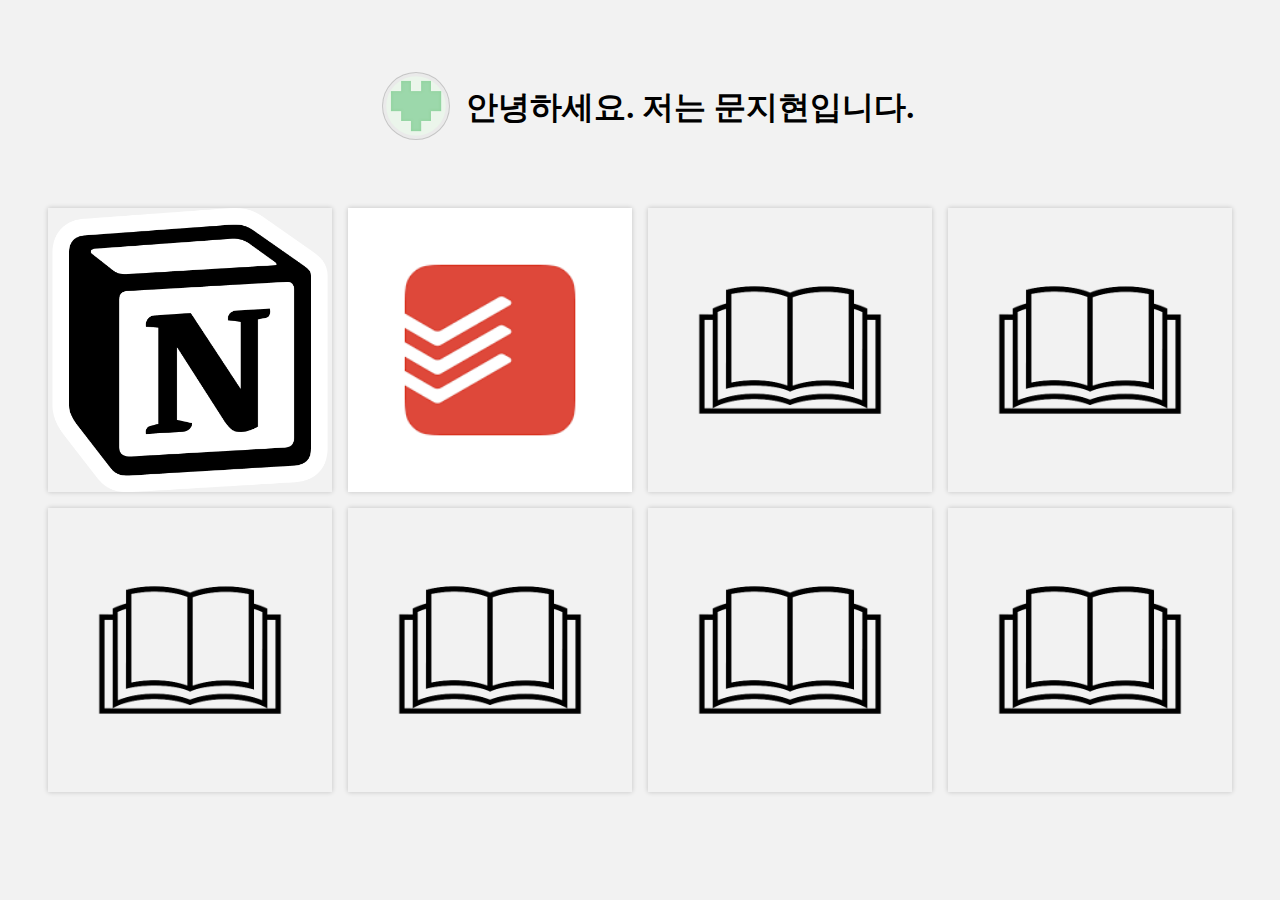
<file: index.html>
<!DOCTYPE html>
<html>

<head>
    <title>포트폴리오</title>
    <meta charset="utf-8" />
    <link rel="stylesheet" href="style.css" />
</head>

<body>
    <header>
        <div class="iam">
            <a href="https://github.com/mggw" target="_blank">
                <img src="imgs/img.png">
            </a>
            <h1>안녕하세요. 저는 문지현입니다.</h1>
        </div>
    </header>
    <section id="gallery-section">
        <div id="b1" class="item">
            <div class="image"><img src="imgs/notion.png"></div>
            <div class="text">
                <div class="title">노션 클론 코딩</div>
                <div class="date">2021년 12월</div>
                <div class="project">프로젝트 바로가기</div>
            </div>
        </div>
        <div id="b2" class="item">
            <div class="image"><img src="imgs/todoist.png"></div>
            <div class="text">
                <div class="title">
                    <div>투두이스트 클론 코딩</div>
                </div>
                <div class="date">2021년 12월</div>
                <div class="project">프로젝트 바로가기</div>
            </div>
        </div>
        <div id="b3" class="item">
            <div class="image"><img src="imgs/book.png"></div>
            <div class="text">
                <div class="title">
                    <div>예시</div>
                </div>
                <div class="date">2021년 11월</div>
                <div class="project">프로젝트 바로가기</div>
            </div>
        </div>
        <div id="b4" class="item">
            <div class="image"><img src="imgs/book.png"></div>
            <div class="text">
                <div class="title">
                    <div>예시</div>
                </div>
                <div class="date">2021년 11월</div>
                <div class="project">프로젝트 바로가기</div>
            </div>
        </div>
        <div id="b4" class="item">
            <div class="image"><img src="imgs/book.png"></div>
            <div class="text">
                <div class="title">
                    <div>예시</div>
                </div>
                <div class="date">2021년 11월</div>
                <div class="project">프로젝트 바로가기</div>
            </div>
        </div>
                <div id="b4" class="item">
            <div class="image"><img src="imgs/book.png"></div>
            <div class="text">
                <div class="title">
                    <div>예시</div>
                </div>
                <div class="date">2021년 11월</div>
                <div class="project">프로젝트 바로가기</div>
            </div>
        </div>
        <div id="b4" class="item">
            <div class="image"><img src="imgs/book.png"></div>
            <div class="text">
                <div class="title">
                    <div>예시</div>
                </div>
                <div class="date">2021년 11월</div>
                <div class="project">프로젝트 바로가기</div>
            </div>
        </div>
                <div id="b4" class="item">
            <div class="image"><img src="imgs/book.png"></div>
            <div class="text">
                <div class="title">
                    <div>예시</div>
                </div>
                <div class="date">2021년 11월</div>
                <div class="project">프로젝트 바로가기</div>
            </div>
        </div>
    </section>
</body>

</html>
</file>
<file: style.css>
body {
  padding: 0px 40px 40px 40px;
  min-width: 500px;
  text-align: center;
  background: #f2f2f2;
}

/* 헤더 */
header .iam{
  width: 100%;
  height: 200px;
  margin: 0;
  display: flex;
  justify-content: center;
  align-items: center;
}

header img {
  border-radius: 100%;
  height: 60px;
  width: 60px;
  background-color: rgba(94, 94, 94, 0.05);
  border: 1px solid rgba(83, 83, 83, 0.25);
  padding: 0.2em;
  margin: 0 1em;
}

header #cnt {
  background-color: rgba(94, 92, 92, 0.25);
  color: white;
  text-align: center;
  border-radius: 30%;
  border: 1px solid gray;
  padding: 20px;
  margin: 40px;
  height: 150px;
  line-height: 150px;
}

/* 갤러리 */
#gallery-section {
  display: grid;
  grid-template-columns: repeat(auto-fill, minmax(250px, 1fr));
  grid-gap: 1em;
}

.item {
  position: relative;
  box-shadow: 0px 0px 5px rgba(0, 0, 0, 0.2);
  min-height: 250;
  padding-top: 100%;
}

.item:hover .text {
  opacity: 1;
}

.item:hover .image img {
  filter: blur(3px);
}

.image {
  width: 100%;
  height: 100%;
  position: absolute;
  top: 0;
  left: 0;
  overflow: hidden;
  line-height: 0;
}

.image img {
  position: absolute;
  top: 0;
  left: 0;
  width: 100%;
}

.text {
  position: absolute;
  top: 0;
  left: 0;
  z-index: 1;
  width: 100%;
  height: 100%;
  display: flex;
  flex-direction: column;
  align-items: center;
  justify-content: center;
  background: rgba(13, 77, 39, 0.4);
  color: white;
  text-align: center;
  opacity: 0;
}

.text .title {
  font-weight: bold;
  font-size: 1.2em;
  margin: 0.5em;
}

.text .title.meta {
  display: none;
}
</file>
